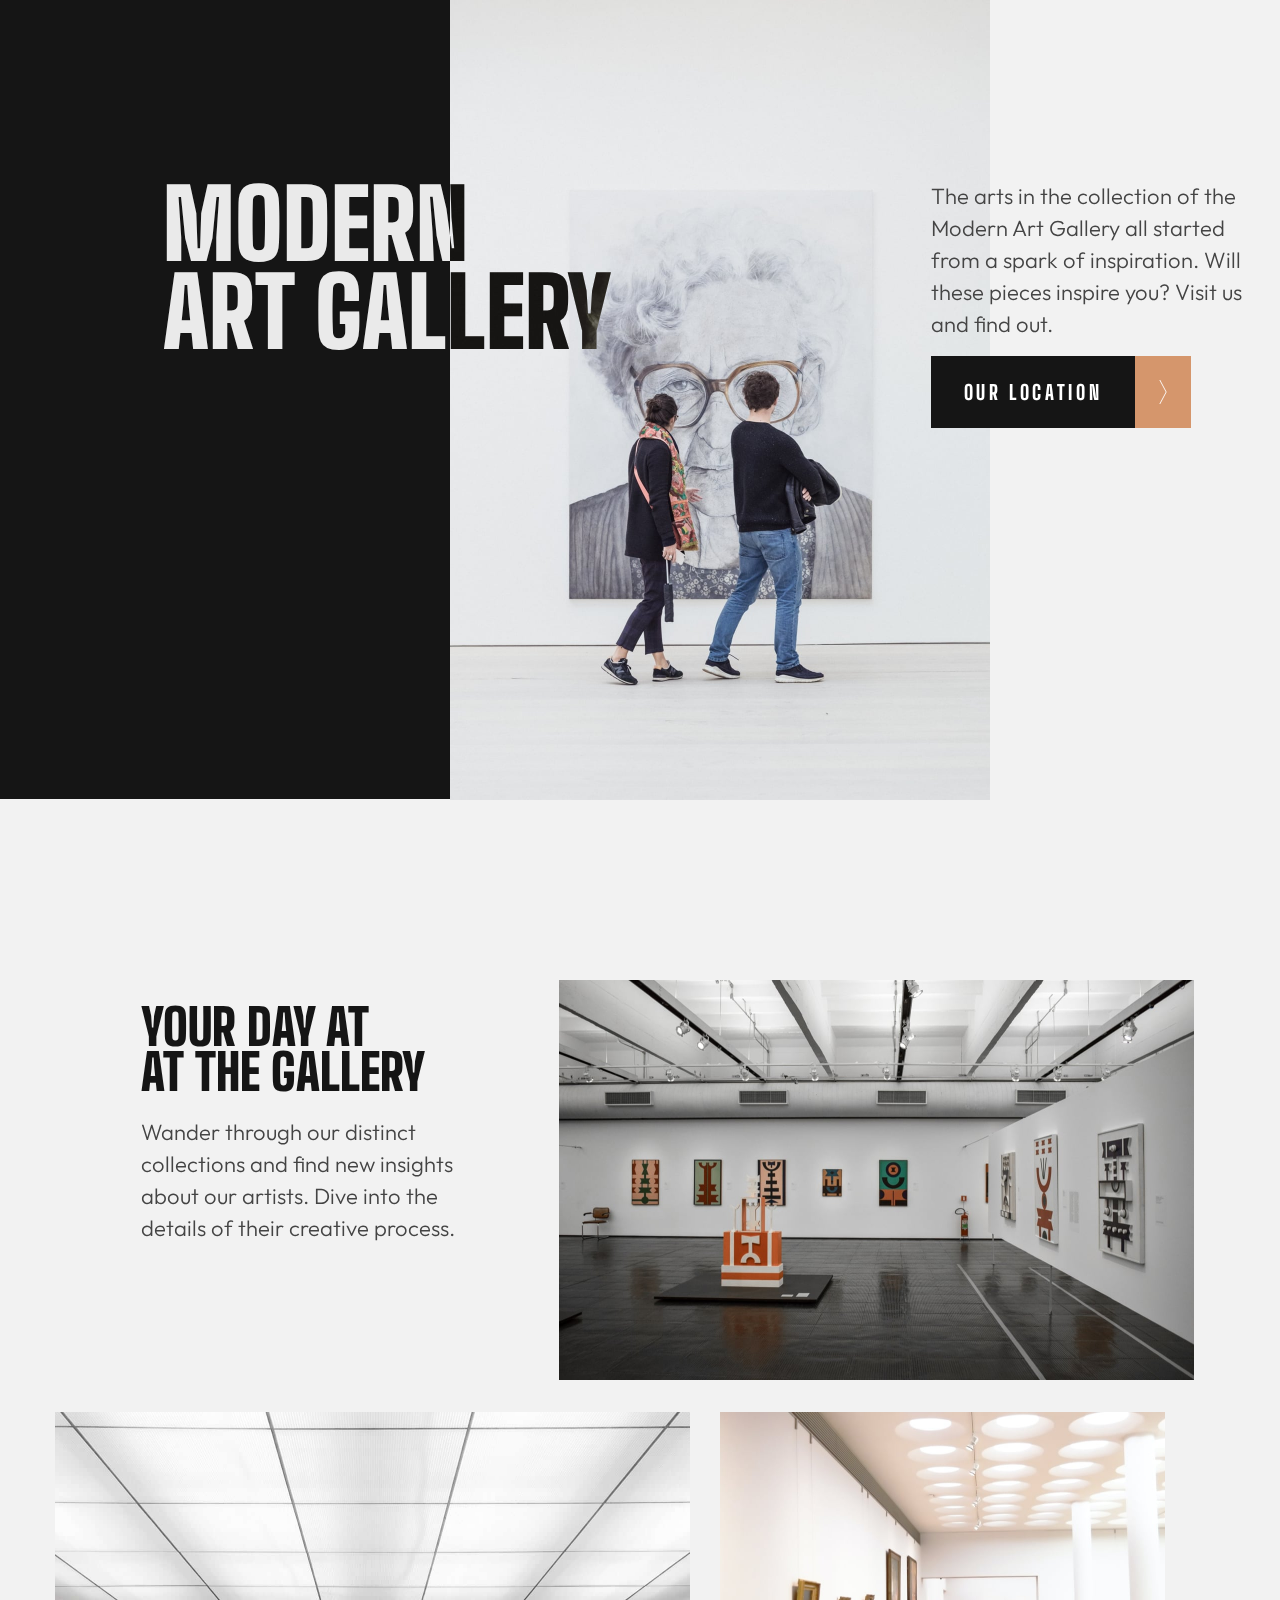
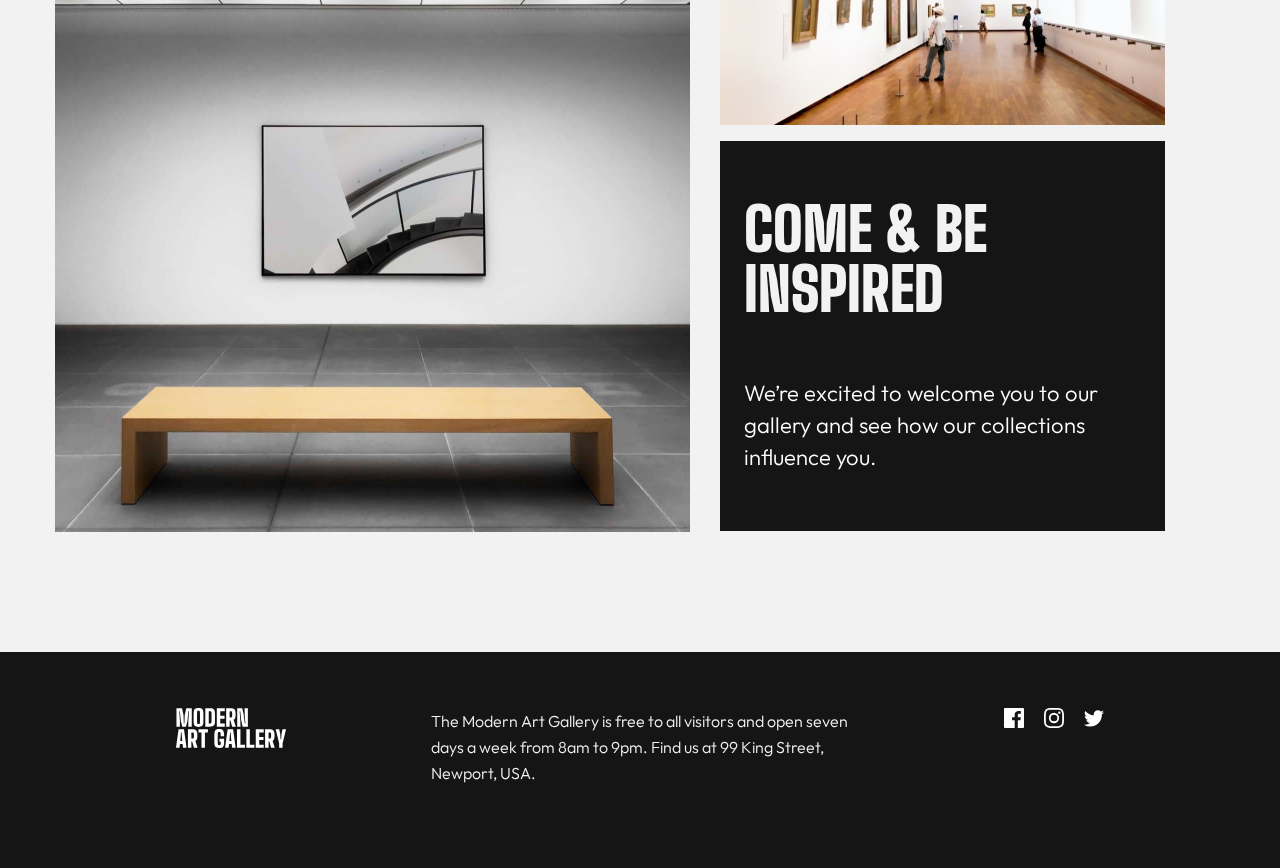
<file: index.html>
<!DOCTYPE html>
<html lang="en">
<head>
  <meta charset="UTF-8">
  <meta name="viewport" content="width=device-width, initial-scale=1.0">

  <link rel="icon" type="image/png" sizes="32x32" href="./assets/favicon/favicon-32x32.png">
  <link rel="stylesheet" href="style.css">
  <link rel="stylesheet" href="query.css">
  <link rel="stylesheet" href="query3.css">

  <link rel="preconnect" href="https://fonts.googleapis.com">
<link rel="preconnect" href="https://fonts.gstatic.com" crossorigin>
<link href="https://fonts.googleapis.com/css2?family=Big+Shoulders+Display:wght@300;800;900&display=swap" rel="stylesheet">
<link rel="preconnect" href="https://fonts.googleapis.com">
<link rel="preconnect" href="https://fonts.gstatic.com" crossorigin>
<link href="https://fonts.googleapis.com/css2?family=Outfit:wght@300&display=swap" rel="stylesheet">
  <title>Frontend Mentor | Art gallery website</title>
</head>
<body>
  <div class="first-container">
     <div class="black-photo">
        
     </div>
    <img class="hero-image-desktop" src="assets/desktop/image-hero@2x.jpg" alt="hero-image">
  </div>
    <img class="hero-image-tablet" src="assets/tablet/image-hero@2x.jpg" alt="hero-image">
   <img class="hero-image" src="assets/mobile/image-hero@2x.jpg" alt="hero-image">
    
  <div class="header"> 
   <div class="main-title">
        <h1> MODERN </h1>
        <h1>ART GALLERY</h1>
   </div>
   
   <div class="PandL">
      <div class="main-text">
            <p>The arts in the collection of the Modern Art Gallery all started 
            from a spark of inspiration. Will these pieces inspire you? Visit 
            us and find out.</p>
      </div>
      <div class="location">
            <a class="our-location" href="location.html">OUR LOCATION</a>
            
            <a class="arrow" href="location.html">
                <img class="arrow-right" src="assets/icons/icon-arrow-right.svg" alt="arrow-right">
            </a>
      </div>
    </div>
  </div>
  <section class="section2">
   <div class="image1">
    <img class="mobile-grid1"src="assets/mobile/image-grid-1@2x.jpg" alt="grid1">
    </div>

    <section class="section22">
      <div class="main-title2">
        <h1 class="mobileh1">YOUR DAY </h1>
        <h1 class="mobileh1">AT THE GALLERY</h1>
        <h1 class="desktoph1">YOUR DAY AT</h1>
        <h1 class="desktoph1">AT THE GALLERY</h1>
      </div>
      <div class="main-text2">
        <p>Wander through our distinct collections and find new insights about 
          our artists. Dive into the details of their creative process.
        </p>
      </div>
    </section>
    <div class="image1-tablet">
      <img class="desktop-grid1" src="assets/desktop/image-grid-1@2x.jpg" alt="grid1">
      <img class="tablet-grid1"
      src="assets/tablet/image-grid-1@2x.jpg" alt="grid1">
      </div>
  </section>
 
    <div class="image2">
        <img class="mobile-grid2"src="assets/mobile/image-grid-2@2x.jpg" alt="image-grid-2">
        
    </div>
    <div class="image3">
         <img class="mobile-grid3" src="assets/mobile/image-grid-3@2x.jpg" alt="image-grid-3">
         
    </div>
  <section class="section3">
    <div class="section33">
          <img class="tablet-grid2" src="assets/tablet/image-grid-2@2x.jpg" alt="image-grid-2">
          <img class="desktop-grid2" src="assets/desktop/image-grid-2@2x.jpg" alt="desktop-grid2">
    </div>
    <div class="section333">
          <img class="tablet-grid3"src="assets/tablet/image-grid-3@2x.jpg" alt="image-grid-3">
          <img class="desktop-grid3" src="assets/desktop/image-grid-3@2x.jpg" alt="desktop-grid3">
      <div class="black-container">
        <div class="main-title3">
          <h1>COME & BE INSPIRED</h1>
          </div>
          <div class="main-text3">
          <p>We’re excited to welcome you to our gallery and see how our collections 
            influence you.</p>
        </div>
    </div>
    </div>
  </section>


    <footer>
      
        <div class="logo">
            <img class="logo-light" src="assets/icons/logo-light.svg" alt="logo-light">
        </div>
        <div class="main-text4">
          <p>The Modern Art Gallery is free to all visitors and open seven days a week 
            from 8am to 9pm. Find us at
            99 King Street, Newport, USA.</p>
        </div>
        <div class="icons">
          <a class="afacebook" href="#">
          
            <svg width="20" height="20" xmlns="http://www.w3.org/2000/svg"><path d="M18.896 0H1.104C.494 0 0 .494 0 1.104v17.793C0 19.506.494 20 1.104 20h9.58v-7.745H8.076V9.237h2.606V7.01c0-2.583 1.578-3.99 3.883-3.99 1.104 0 2.052.082 2.329.119v2.7h-1.598c-1.254 0-1.496.597-1.496 1.47v1.928h2.989l-.39 3.018h-2.6V20h5.098c.608 0 1.102-.494 1.102-1.104V1.104C20 .494 19.506 0 18.896 0Z" fill="#fff"/></svg>
                       
                        
            
          </a>
          <a class="ainstagram" href="#">
           
             <svg width="20" height="20" xmlns="http://www.w3.org/2000/svg"><path d="M10 1.802c2.67 0 2.987.01 4.042.059 2.71.123 3.975 1.409 4.099 4.099.048 1.054.057 1.37.057 4.04 0 2.672-.01 2.988-.057 4.042-.124 2.687-1.387 3.975-4.1 4.099-1.054.048-1.37.058-4.041.058-2.67 0-2.987-.01-4.04-.058-2.718-.124-3.977-1.416-4.1-4.1-.048-1.054-.058-1.37-.058-4.041 0-2.67.01-2.986.058-4.04.124-2.69 1.387-3.977 4.1-4.1 1.054-.048 1.37-.058 4.04-.058ZM10 0C7.284 0 6.944.012 5.877.06 2.246.227.227 2.242.061 5.877.01 6.944 0 7.284 0 10s.012 3.057.06 4.123c.167 3.632 2.182 5.65 5.817 5.817 1.067.048 1.407.06 4.123.06s3.057-.012 4.123-.06c3.629-.167 5.652-2.182 5.816-5.817.05-1.066.061-1.407.061-4.123s-.012-3.056-.06-4.122C19.777 2.249 17.76.228 14.124.06 13.057.01 12.716 0 10 0Zm0 4.865a5.135 5.135 0 1 0 0 10.27 5.135 5.135 0 0 0 0-10.27Zm0 8.468a3.333 3.333 0 1 1 0-6.666 3.333 3.333 0 0 1 0 6.666Zm5.338-9.87a1.2 1.2 0 1 0 0 2.4 1.2 1.2 0 0 0 0-2.4Z" fill="#fff"/></svg>
          </a>
          <a class="atwitter" href="#">
          
              <svg width="20" height="17" xmlns="http://www.w3.org/2000/svg"><path d="M20 2.172a8.192 8.192 0 0 1-2.357.646 4.11 4.11 0 0 0 1.805-2.27 8.22 8.22 0 0 1-2.606.996A4.096 4.096 0 0 0 13.847.248c-2.65 0-4.596 2.472-3.998 5.037A11.648 11.648 0 0 1 1.392 1a4.109 4.109 0 0 0 1.27 5.478 4.086 4.086 0 0 1-1.858-.513c-.045 1.9 1.318 3.679 3.291 4.075a4.113 4.113 0 0 1-1.853.07 4.106 4.106 0 0 0 3.833 2.849A8.25 8.25 0 0 1 0 14.658a11.616 11.616 0 0 0 6.29 1.843c7.618 0 11.923-6.434 11.663-12.205A8.354 8.354 0 0 0 20 2.172Z" fill="#fff"/></svg> 
          </a>
        </div>
     

    </footer>

  


 

 
  
</body>
</html>
</file>
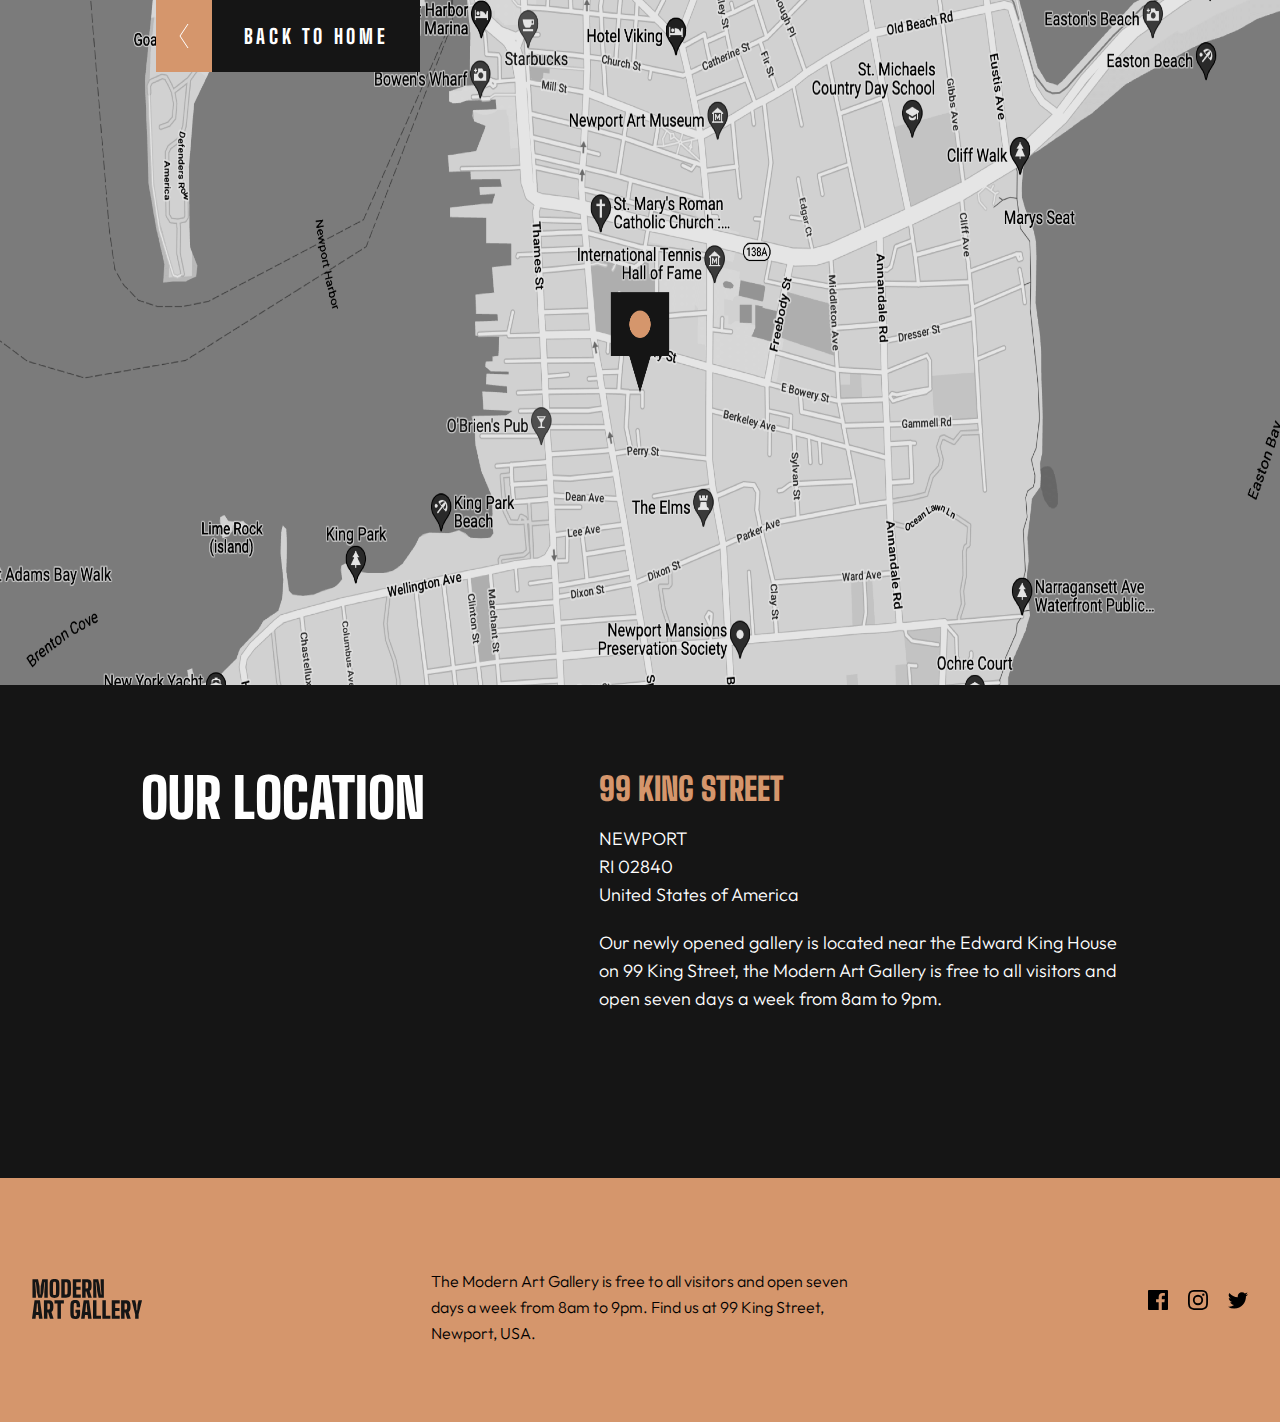
<file: location.html>
<!DOCTYPE html>
<html lang="en">
<head>
  <meta charset="UTF-8">
  <meta name="viewport" content="width=device-width, initial-scale=1.0">

  <link rel="icon" type="image/png" sizes="32x32" href="./assets/favicon-32x32.png">
  <link rel="stylesheet" href="style2.css">
  <link rel="stylesheet" href="query2.css">
  <link rel="stylesheet" href="query4.css">
  <link rel="preconnect" href="https://fonts.googleapis.com">
<link rel="preconnect" href="https://fonts.gstatic.com" crossorigin>
<link href="https://fonts.googleapis.com/css2?family=Big+Shoulders+Display:wght@300;800;900&display=swap" rel="stylesheet">
<link rel="preconnect" href="https://fonts.googleapis.com">
<link rel="preconnect" href="https://fonts.gstatic.com" crossorigin>
<link href="https://fonts.googleapis.com/css2?family=Outfit:wght@300&display=swap" rel="stylesheet">
  
  <title>Frontend Mentor | Art gallery website</title>
</head>
<body>
  <img class="image-map" 
  src="assets/mobile/image-map@2x.png" 
  alt="image-map">
  <img class="image-map-tablet" src="assets/tablet/image-map@2x.png" 
  alt="image-map-tablet">
  <img class="image-map-desktop" src="assets/desktop/image-map@2x.png" alt="destop-map">

  <div class="location">
    <a class="arrow" href="index.html">
         <img class="arrow-left" src="assets/icons/icon-arrow-left.svg" alt="icon-arrow-left">
    </a>
    <a class="back" href="index.html">BACK TO HOME</a>
</div>
  <div class="main-container">
    <div class="title">
         <h1>OUR LOCATION</h1>
    </div>
    <div class="paragraph">
          <h2>99 KING STREET</h2>
          <div class="paragraph1">
            <p>NEWPORT</p>
            <p>RI 02840</p>
            <p>United States of America</p>
          </div>
          <P class="paragraph2">Our newly opened gallery is located near the Edward King House on 99 King 
            Street, the Modern Art Gallery is free to all visitors and open seven days 
            a week from 8am to 9pm.</P>
    </div>
  </div>
  <footer>
    <div class="logo">
      <img class="logo-dark" src="assets/icons/logo-dark.svg" alt="logo-dark">
  </div>
  <div class="main-text4">
    <p>The Modern Art Gallery is free to all visitors and open seven days a week 
      from 8am to 9pm. Find us at
      99 King Street, Newport, USA.</p>
  </div>
  <div class="icons">
    <a class="afacebook" href="#">
      <svg width="20" height="20" xmlns="http://www.w3.org/2000/svg"><path d="M18.896 0H1.104C.494 0 0 .494 0 1.104v17.793C0 19.506.494 20 1.104 20h9.58v-7.745H8.076V9.237h2.606V7.01c0-2.583 1.578-3.99 3.883-3.99 1.104 0 2.052.082 2.329.119v2.7h-1.598c-1.254 0-1.496.597-1.496 1.47v1.928h2.989l-.39 3.018h-2.6V20h5.098c.608 0 1.102-.494 1.102-1.104V1.104C20 .494 19.506 0 18.896 0Z" fill="#black"/></svg>
      
      
    </a>
    <a class="ainstagram" href="#">
      <svg width="20" height="20" xmlns="http://www.w3.org/2000/svg"><path d="M10 1.802c2.67 0 2.987.01 4.042.059 2.71.123 3.975 1.409 4.099 4.099.048 1.054.057 1.37.057 4.04 0 2.672-.01 2.988-.057 4.042-.124 2.687-1.387 3.975-4.1 4.099-1.054.048-1.37.058-4.041.058-2.67 0-2.987-.01-4.04-.058-2.718-.124-3.977-1.416-4.1-4.1-.048-1.054-.058-1.37-.058-4.041 0-2.67.01-2.986.058-4.04.124-2.69 1.387-3.977 4.1-4.1 1.054-.048 1.37-.058 4.04-.058ZM10 0C7.284 0 6.944.012 5.877.06 2.246.227.227 2.242.061 5.877.01 6.944 0 7.284 0 10s.012 3.057.06 4.123c.167 3.632 2.182 5.65 5.817 5.817 1.067.048 1.407.06 4.123.06s3.057-.012 4.123-.06c3.629-.167 5.652-2.182 5.816-5.817.05-1.066.061-1.407.061-4.123s-.012-3.056-.06-4.122C19.777 2.249 17.76.228 14.124.06 13.057.01 12.716 0 10 0Zm0 4.865a5.135 5.135 0 1 0 0 10.27 5.135 5.135 0 0 0 0-10.27Zm0 8.468a3.333 3.333 0 1 1 0-6.666 3.333 3.333 0 0 1 0 6.666Zm5.338-9.87a1.2 1.2 0 1 0 0 2.4 1.2 1.2 0 0 0 0-2.4Z" fill="#black"/></svg>
    </a>
    <a class="atwitter" href="#">
      <svg width="20" height="17" xmlns="http://www.w3.org/2000/svg"><path d="M20 2.172a8.192 8.192 0 0 1-2.357.646 4.11 4.11 0 0 0 1.805-2.27 8.22 8.22 0 0 1-2.606.996A4.096 4.096 0 0 0 13.847.248c-2.65 0-4.596 2.472-3.998 5.037A11.648 11.648 0 0 1 1.392 1a4.109 4.109 0 0 0 1.27 5.478 4.086 4.086 0 0 1-1.858-.513c-.045 1.9 1.318 3.679 3.291 4.075a4.113 4.113 0 0 1-1.853.07 4.106 4.106 0 0 0 3.833 2.849A8.25 8.25 0 0 1 0 14.658a11.616 11.616 0 0 0 6.29 1.843c7.618 0 11.923-6.434 11.663-12.205A8.354 8.354 0 0 0 20 2.172Z" fill="#blac"/></svg>
        
    </a>
  </div>

  </footer>





</body>
</html>
</file>
<file: style.css>
*{
    box-sizing: border-box;
    margin: 0;
    padding: 0;
}
html{
    font-size: 10px;
}
body{
    background-color: #F2F2F2;
    overflow-x: hidden;

   
   
   
}
.hero-image{
  max-width: 100%;
 }
 .hero-image-tablet,
 .hero-image-desktop{
    display: none;
 }

h1{
    font-family: 'Big Shoulders Display';
font-size: 6rem;
font-weight: 900;
line-height: 5.5rem;
letter-spacing: 0px;
text-align: left;
color: #151515;
vertical-align: top;

}

p{
    font-family: 'Outfit';
font-size: 18px;
font-weight: 300;
line-height: 28px;
letter-spacing: 0px;
text-align: left;
color:#444444;
}
.main-title{
    width: 34.3rem;
    height: 11rem;
    
    
}
.main-text{
    width: 34.3rem ;
    height:11.2rem;
}
.main-title, .main-text{
    margin-left:1.6rem;
    margin-top: 3.2rem;
}

a{
    color: white;
    font-family: 'Big Shoulders Display';
    font-size: 20px;
    font-weight: 800;
    line-height: 24px;
    letter-spacing: 3.6363637447357178px;
    
    width: 20.4rem;
    height: 7.2rem;
    border-style: none;
    display: flex;
    justify-content: center;
    align-items: center;
    cursor: pointer;
    text-decoration: none;
    
}
.location>a{
    background: #151515;
}
.location>.arrow{
    background: #D5966C;
}
.location:hover a{
    background: #D5966C;
    transition-duration: 3s;
}
.location:hover .arrow{
    background: #151515;
    transition-duration: 3s;
}


.arrow-right{
    width: 0.8rem;
    height:2.4rem;
}
.arrow{
    width: 5.6rem;
    height: 7.2rem;
    
    cursor: pointer;
}

.location{
    display: flex;
    margin-top: 3.6rem;
    margin-left: 1.6rem;
    background-color: #151515 50% #D5966C 50%;
}

.mobile-grid1{
    max-width: 100%;
    
    
}
.image1-tablet,
.tablet-grid2,  
.tablet-grid3,
.desktop-grid1{
    display: none;
}
.image1{
    margin: 12rem 1.6rem 0rem 1.6rem;
}

.main-title2{
    margin-top: 2.5rem;
    margin-left: 1.6rem;

}
.main-text2{
    margin-top: 2.1rem;
    margin-left: 1.6rem;
}
.main-title2>h1{
    line-height: 4.5rem;
    font-size: 5rem;
}

.image2{
    margin:3.2rem 1.6rem 0rem 1.6rem;
}
.mobile-grid2{
    max-width: 100%;
}
.image3{
    margin: 1.6rem 1.6rem 0rem 1.6rem;
}
.mobile-grid3{
    max-width: 100%;
}

.black-container{
    height: 29.3rem;
    background: #151515;
    margin: 1.6rem 1.6rem 0rem 1.6rem;
    display: flex;
    flex-direction: column;
    justify-content: space-evenly;
}
.main-title3>h1{
    color: #F2F2F2;
    line-height: 4.5rem;
    font-size: 5rem;

  
    
}
.main-text3>p{
    color: #FFFF;
}
.main-text3, .main-title3 {
    margin-left: 2.4rem;
    margin-right: 2.4rem;
}
footer{
    background-color: #151515;
    max-width: 100%;
    height: 33.6rem;
    margin-top: 12rem;
    display: flex;
    flex-direction: column;
    justify-content: space-evenly;
    padding-left: 3.2rem;
    padding-right: 3.2rem;
   

}

.main-text4>p{
    font-size: 1.6rem;
    line-height: 2.6rem;
    color: #F2F2F2;
  
}
.icons>a{
    width: 2rem;
    height: 2rem;
    
}
.icons{
    width: 10rem;
  display: flex;
  flex-direction: row;
  justify-content: space-between;
}
svg:hover path {
    fill: #D5966C;
}


.desktoph1,
.desktop-grid2,
.desktop-grid3 {
    display: none;
}
</file>
<file: query.css>
*{
    box-sizing: border-box;
    margin: 0;
    padding: 0;
}
html{
    font-size: 10px;
}
@media screen and (min-width: 750px) {
    
    .hero-image{
        display: none;
    }
    .hero-image-tablet{
        display: block;
        max-width: 57%;
        height: 70rem;
    }
    h1{
        font-size: 7rem;
        line-height: 6.5rem;
        
        
    }
    
    .main-title,
    .main-text,
    .location ,
    p{
        margin:0;
    }
    .main-title{
        height: 13rem;
        
    }
    .header {
        position: absolute;
        left: 36.8rem;
        top: 11rem;
        display: flex;
        flex-direction: column;
        justify-content: center;
        
        height: 41rem;
        
    }
    .section2{
        display: flex;
        
        margin-top: 15.6rem;
        
    }
    .image1-tablet{
        display: block;
        margin-right: 4rem;
    }
    .image1{
        display: none;
    }
    .tablet-grid1{
        height: 40rem;
        
       
        
        
    }
    
    .section22{
        margin-left: 3.9rem;
        margin-right: 6.8rem;
    }
    .section3{
        display: flex;
        flex-direction: row;
        justify-content: center;
        column-gap: 1.1rem;
        row-gap: 1.1rem;
    }
    .tablet-grid2{
        display: block;
        max-width: 39.8rem;
        margin-left:3.9rem;
    }
    .tablet-grid3{
        display: block;
        max-width: 28rem;
        margin-right: 4rem;
    }
    .mobile-grid2,
    .mobile-grid3{
        display: none;
    }
    .black-container{
        margin-left:0;
        max-width: 28rem;
        height: 39rem;
    }

    footer{
        max-width: 100%;
        max-height: 21.6rem;
        display: flex;
        flex-direction: row;
        margin-top: 12rem;
        padding-top: 5.6rem;

    }
    .main-text4{
        width: 28.1rem;
        height: 10.4rem;

    }
  
}
</file>
<file: query3.css>
*{
    box-sizing: border-box;
    margin: 0;
    padding: 0;
}
html{
    font-size: 10px;
}

@media screen and (min-width: 900px) {
      .hero-image, 
      .hero-image-tablet,
      .tablet-grid1,
      .tablet-grid2,
      .tablet-grid3
       {
        display: none;
      }
      .hero-image-desktop{
        display: block;
        height: 80rem;
        text-decoration:  white;
      }
      .black-photo{
        width: 45rem;
        height: 79.9rem;
        background-color: #151515;
        color: white;
      }
      .first-container{
        display: flex;
        flex-direction: row;
      }
      .header{
        display: flex;
        flex-direction: row;
        justify-content: space-between;
       width: 111.1rem;
       margin-left: -20.5rem;
       margin-top: 7rem;
      }
      h1{
        font-size:9.6rem;
        line-height: 8.8rem;
      }
      .main-title{
        width: 51.4rem;
        height: 17.6rem;
        

      }
      .main-text{
        padding: 0;
        margin: 0;
      }

      .PandL{
        display: flex;
        flex-direction: column;
      }
      .location{
       margin-top: 6.4rem;
      }
      p{
        font-size: 2.2rem;
        line-height: 3.2rem;
      }
      .desktop-grid1{
        display: block;
        margin-right: 16.4rem;
        max-width: 63.5rem;
      }
      .section2{
        margin-top: 18rem;
      }
      .mobileh1{
        display: none;
      }
      .desktoph1{
        display: block;
      }
      .main-text2{
        width: 35rem;
      }
      .section22{
        margin-left: 12.5rem;
      }
      .desktop-grid2{
        display: block;
        max-width: 63.5rem;
      }
      .desktop-grid3{
        display: block;
        width: 44.5rem;
        margin-right: 6rem;
      }
      .section3{
        
        max-width: 140rem;
        column-gap: 3rem;
        height: 72rem;
      }
      .section333 {
        row-gap: 3rem;
      }
      .black-container {
        max-width: 44.5rem;
        

      }
      .main-title3>h1{
        max-width: 35rem;
        font-weight: 900;
        font-size: 6rem;
        line-height: 6rem;
        
      }
      footer{
        height: 24.4rem;
      }
      .main-text4{
        width: 43rem;
      }
    
        .main-title>h1{
          color: white;
          mix-blend-mode: difference;
        
        }
      }
</file>
<file: style2.css>
*{
    box-sizing: border-box;
    margin: 0;
    padding: 0;
}
html{
    font-size: 10px;
}
body{
    background-color: #F2F2F2;
    overflow-x: hidden;
 
}
.image-map{
    max-width: 100%;
    
}
.image-map-tablet,
.image-map-desktop {
    display: none;
}
.arrow{
    background: #D5966C;
}
a{
    width: 208px;
    height: 72px;
    background: #151515;
    color: white;
    font-family:'Big Shoulders Display';
    font-size: 20px;
    font-weight: 800;
    line-height: 24px;
    letter-spacing: 3.6363637447357178px;
    border-style: none;
    cursor: pointer;
    display: flex;
    flex-direction: row;
    align-items: center;
    justify-content: center;
    


}

.arrow{
    height: 7.2rem;
    width: 5.6rem;


}
.location{
    
    width: 26.4rem;
    height: 7.2rem;
    display: flex;
    position: absolute;
    top: 0rem;
    left: 0rem;
}

.location>a{
    background: #151515;
    text-decoration: none;
}
.location>.arrow{
    background: #D5966C;
}
.location:hover a{
    background: #D5966C;
    transition-duration: 3s;
}
.location:hover .arrow{
    background: #151515;
    transition-duration: 3s;
}
.main-container{
   display: flex;
   flex-direction: column;
   justify-content: space-around;
    background-color: #151515;
    max-width: 100%;
    height: 49.3rem;
}
h1{
    font-family: 'Big Shoulders Display';
font-size: 55px;
font-weight: 900;
line-height: 50px;
color: white;



}
h2{
    font-family: 'Big Shoulders Display';
font-size: 32px;
font-weight: 900;
line-height: 32px;

color: #D5966C;;

}
p{
    Font-family: 'Outfit';
Font-style: normal;
Font-size: 18px;
line-height: 28px;
color:white;
font-weight:300;
}
h1, h2, p{
    margin-left: 1.6rem;
}
h2, .paragraph1, .paragraph2 {
    margin-bottom: 2rem;
    margin-right: 1.6rem;
}

footer{
    background-color: #D5966C;
    color: #151515;
    max-width: 100%;
    height: 33.6rem;
    display: flex;
    flex-direction: column;
    justify-content: space-evenly;
    padding-left: 3.2rem;
    padding-right: 3.2rem;
   

}



.main-text4>p{
    font-size: 1.6rem;
    line-height: 2.6rem;
    color:black;
    margin-left: 0px;
    
  
}
.icons>a{
    width: 2rem;
    height: 2rem;
    background-color: #D5966C;
    
}


.icons{
    width: 10rem;
  display: flex;
  flex-direction: row;
  justify-content: space-between;
}
svg:hover path {
    fill: white;
}
</file>
<file: query2.css>
*{
    box-sizing: border-box;
    margin: 0;
    padding: 0;
}
html{
    font-size: 10px;
}
@media screen and (min-width: 750px) {
    .image-map-tablet {
        display: block;
        max-width: 100%;
    }
    .image-map {
        display: none;
    }
    .location{
        margin-left: 3.9rem;
    }
    .main-container{
        display: flex;
        flex-direction: row;
        justify-content: space-between;
        padding-top: 8.8rem;
        padding-left: 3.9rem;
        padding-right: 4rem;
    }
    footer{
        height: 21.6rem;
        display: flex;
        flex-direction: row;
        justify-content: space-between;
        align-items: center;
    }
    .main-text4{
        width: 28.1rem;
        height: 10.4rem;
        
    }
}
</file>
<file: query4.css>
*{
    box-sizing: border-box;
    margin: 0;
    padding: 0;
}
html{
    font-size: 10px;
}

@media screen and (min-width: 900px) {
  
    .image-map-desktop {
        display: block;
        max-width: 100%;
        height: 68.5rem;
    }
    .image-map, 
    .image-map-tablet{
        display: none;
    }
    .location{
        margin-left: 15.6rem;
    }
    .main-container{
      
        display: flex;
        flex-direction: row;
        justify-content: space-between;
        padding-left: 12.5rem;
        padding-right: 12.5rem;
}
    .paragraph2{
        width: 54rem;
    }
    .main-text4{
        width: 43rem;
        margin-top: 4rem;
    }
    footer{
        height: 24.4rem;
    }

}
</file>
